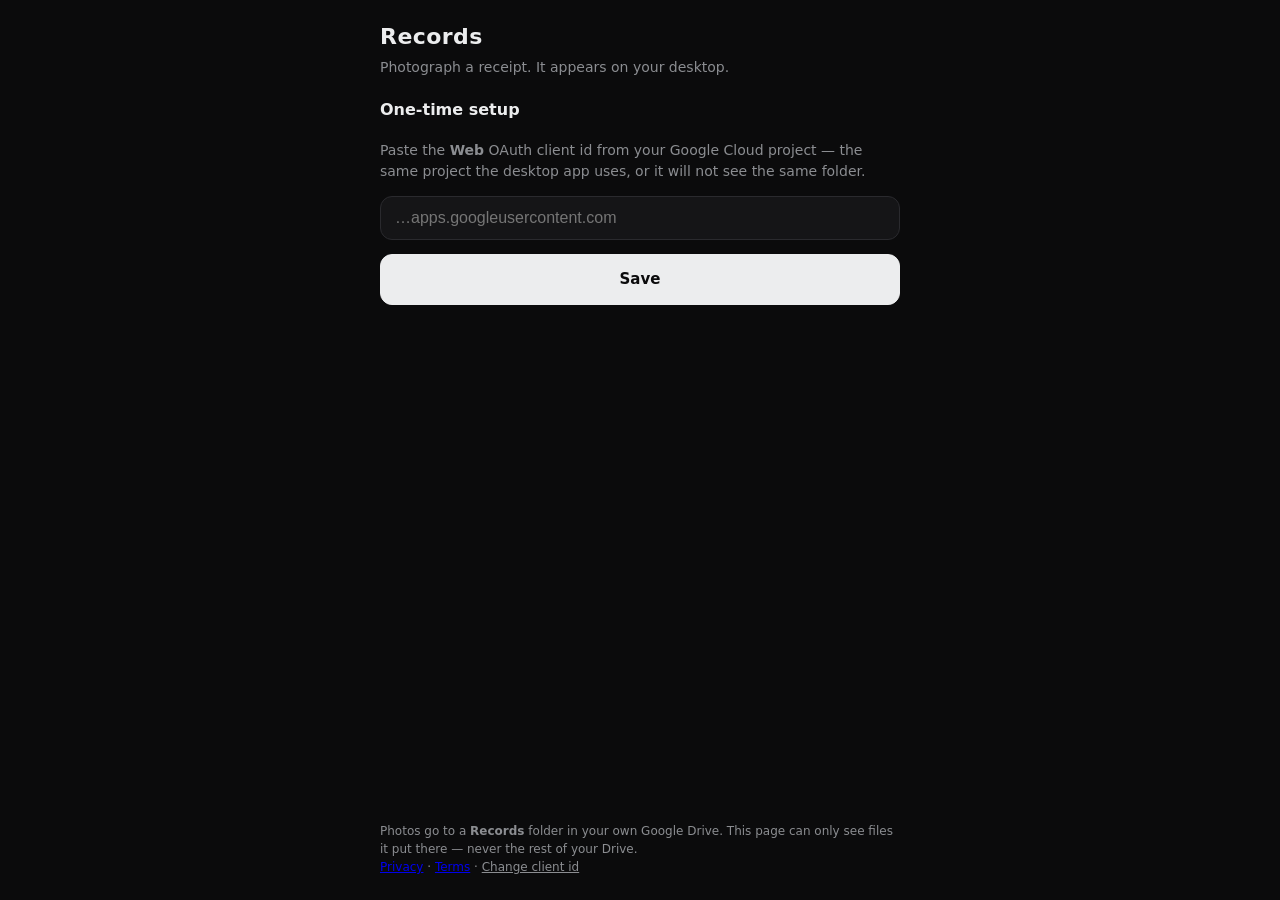
<file: index.html>
<!doctype html>
<html lang="en">
  <head>
    <meta charset="utf-8" />
    <!-- viewport-fit=cover plus the safe-area insets in the stylesheet
         keep the shutter button clear of the iPhone home indicator. -->
    <meta name="viewport" content="width=device-width, initial-scale=1, viewport-fit=cover" />
    <meta name="theme-color" content="#0b0b0c" />
    <title>Records</title>
    <link rel="manifest" href="./manifest.webmanifest" />
    <link rel="stylesheet" href="./style.css" />
  </head>
  <body>
    <header>
      <h1>Records</h1>
      <p class="sub">Photograph a receipt. It appears on your desktop.</p>
    </header>

    <section id="setup">
      <h2>One-time setup</h2>
      <p class="hint">
        Paste the <strong>Web</strong> OAuth client id from your Google Cloud project — the same
        project the desktop app uses, or it will not see the same folder.
      </p>
      <input
        id="clientId"
        type="text"
        inputmode="url"
        autocomplete="off"
        autocapitalize="off"
        spellcheck="false"
        placeholder="…apps.googleusercontent.com"
      />
      <button id="saveClient" class="primary">Save</button>
    </section>

    <section id="capture" hidden>
      <button id="signIn" class="primary" hidden>Sign in to Google</button>

      <!-- Two inputs, deliberately. Android 14+ Chrome drops the camera
           option from a file input that sets `accept`, and "take one"
           versus "send ones I already have" are different intentions
           that should not share a button anyway. -->
      <label class="shutter" for="shoot">
        <span class="shutter-ring"></span>
        <span>Take a photo</span>
      </label>
      <input id="shoot" type="file" accept="image/*" capture="environment" hidden />

      <label class="secondary" for="pick">Choose from library</label>
      <input id="pick" type="file" accept="image/*" multiple hidden />

      <p id="activeClient" class="active-client"></p>
      <p id="status" class="status">Ready</p>
      <button id="retry" hidden>Retry failed</button>
      <ul id="list"></ul>
    </section>

    <footer>
      <p>
        Photos go to a <strong>Records</strong> folder in your own Google Drive. This page can only
        see files it put there — never the rest of your Drive.
      </p>
      <p>
        <a href="./privacy.html">Privacy</a> · <a href="./terms.html">Terms</a> ·
        <button id="changeClient" class="linklike">Change client id</button>
      </p>
    </footer>

    <script type="module" src="./app.js"></script>
  </body>
</html>
</file>
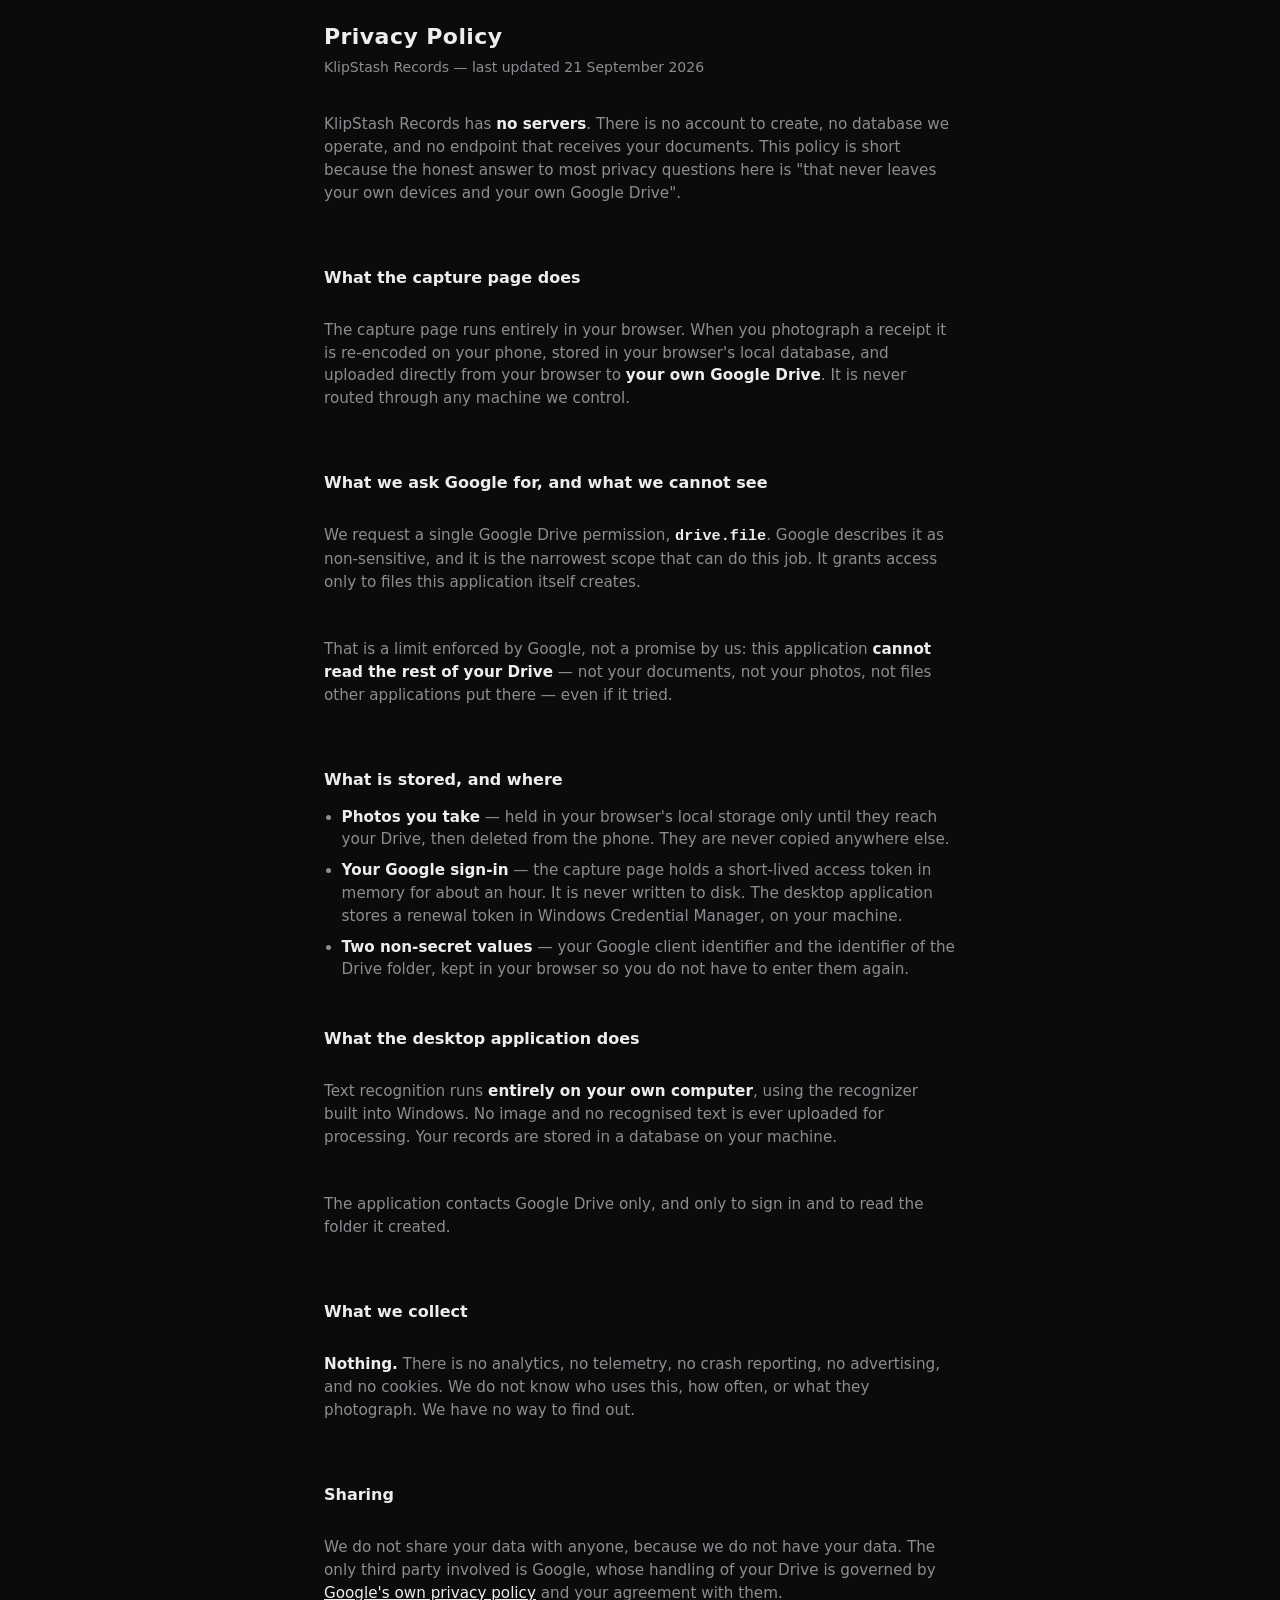
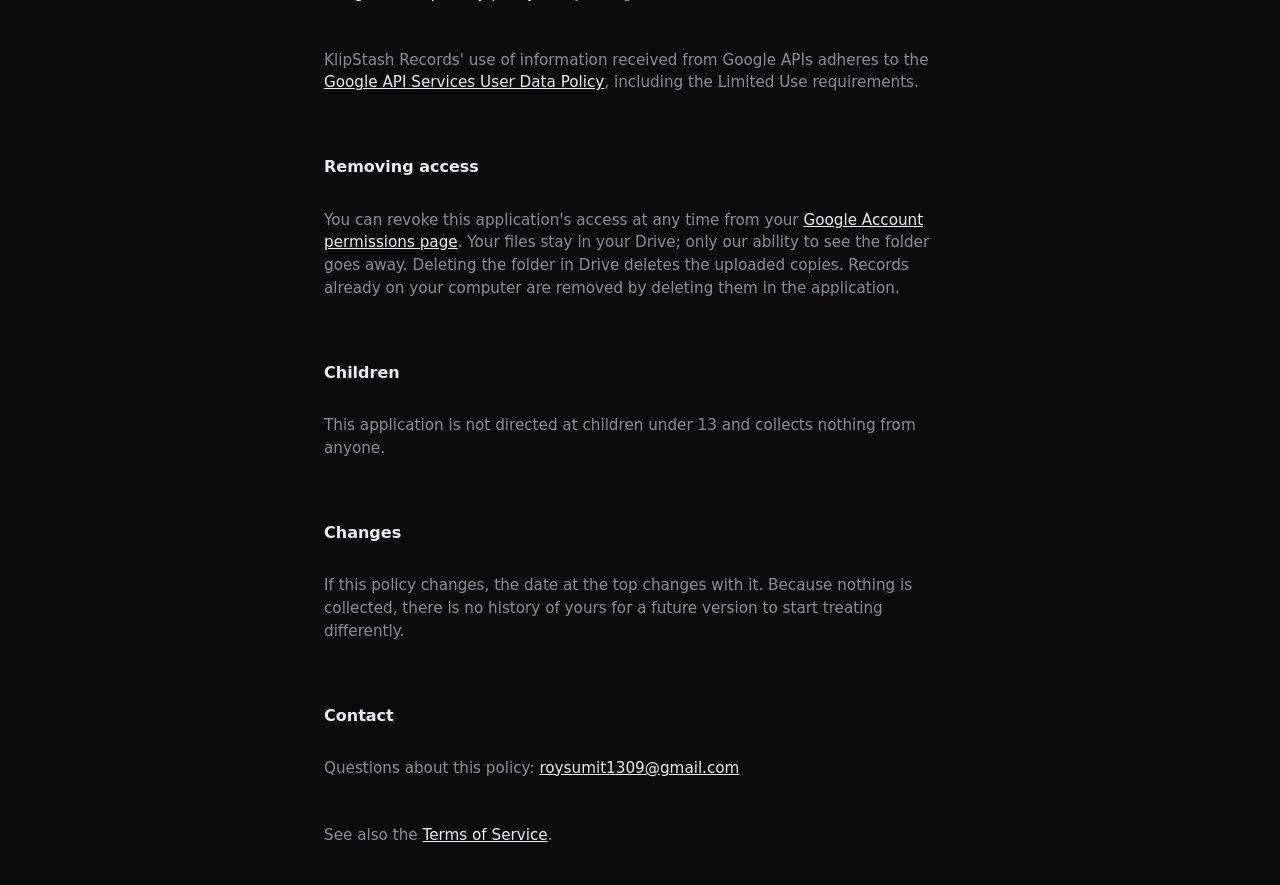
<file: privacy.html>
<!doctype html>
<html lang="en">
  <head>
    <meta charset="utf-8" />
    <meta name="viewport" content="width=device-width, initial-scale=1" />
    <meta name="theme-color" content="#0b0b0c" />
    <title>KlipStash Records — Privacy Policy</title>
    <link rel="stylesheet" href="./style.css" />
    <style>
      /* Long-form prose, unlike the capture page's single column of
         controls - so it gets its own measure and heading rhythm. */
      body {
        max-width: 42rem;
      }
      h2 {
        margin: 2rem 0 0;
        font-size: 1rem;
      }
      p,
      li {
        color: var(--text-dim);
        font-size: 0.95rem;
      }
      ul {
        padding-left: 1.1rem;
        list-style: disc;
      }
      strong {
        color: var(--text);
        font-weight: 600;
      }
      a {
        color: var(--text);
      }
    </style>
  </head>
  <body>
    <header>
      <h1>Privacy Policy</h1>
      <p class="sub">KlipStash Records — last updated 21 September 2026</p>
    </header>

    <section>
      <p>
        KlipStash Records has <strong>no servers</strong>. There is no account to create, no
        database we operate, and no endpoint that receives your documents. This policy is short
        because the honest answer to most privacy questions here is "that never leaves your own
        devices and your own Google Drive".
      </p>

      <h2>What the capture page does</h2>
      <p>
        The capture page runs entirely in your browser. When you photograph a receipt it is
        re-encoded on your phone, stored in your browser's local database, and uploaded directly
        from your browser to <strong>your own Google Drive</strong>. It is never routed through any
        machine we control.
      </p>

      <h2>What we ask Google for, and what we cannot see</h2>
      <p>
        We request a single Google Drive permission,
        <strong><code>drive.file</code></strong>. Google describes it as non-sensitive, and it is
        the narrowest scope that can do this job. It grants access only to files this application
        itself creates.
      </p>
      <p>
        That is a limit enforced by Google, not a promise by us: this application
        <strong>cannot read the rest of your Drive</strong> — not your documents, not your photos,
        not files other applications put there — even if it tried.
      </p>

      <h2>What is stored, and where</h2>
      <ul>
        <li>
          <strong>Photos you take</strong> — held in your browser's local storage only until they
          reach your Drive, then deleted from the phone. They are never copied anywhere else.
        </li>
        <li>
          <strong>Your Google sign-in</strong> — the capture page holds a short-lived access token
          in memory for about an hour. It is never written to disk. The desktop application stores a
          renewal token in Windows Credential Manager, on your machine.
        </li>
        <li>
          <strong>Two non-secret values</strong> — your Google client identifier and the identifier
          of the Drive folder, kept in your browser so you do not have to enter them again.
        </li>
      </ul>

      <h2>What the desktop application does</h2>
      <p>
        Text recognition runs <strong>entirely on your own computer</strong>, using the recognizer
        built into Windows. No image and no recognised text is ever uploaded for processing. Your
        records are stored in a database on your machine.
      </p>
      <p>
        The application contacts Google Drive only, and only to sign in and to read the folder it
        created.
      </p>

      <h2>What we collect</h2>
      <p>
        <strong>Nothing.</strong> There is no analytics, no telemetry, no crash reporting, no
        advertising, and no cookies. We do not know who uses this, how often, or what they
        photograph. We have no way to find out.
      </p>

      <h2>Sharing</h2>
      <p>
        We do not share your data with anyone, because we do not have your data. The only third
        party involved is Google, whose handling of your Drive is governed by
        <a href="https://policies.google.com/privacy">Google's own privacy policy</a> and your
        agreement with them.
      </p>
      <p>
        KlipStash Records' use of information received from Google APIs adheres to the
        <a href="https://developers.google.com/terms/api-services-user-data-policy"
          >Google API Services User Data Policy</a
        >, including the Limited Use requirements.
      </p>

      <h2>Removing access</h2>
      <p>
        You can revoke this application's access at any time from your
        <a href="https://myaccount.google.com/permissions">Google Account permissions page</a>. Your
        files stay in your Drive; only our ability to see the folder goes away. Deleting the folder
        in Drive deletes the uploaded copies. Records already on your computer are removed by
        deleting them in the application.
      </p>

      <h2>Children</h2>
      <p>This application is not directed at children under 13 and collects nothing from anyone.</p>

      <h2>Changes</h2>
      <p>
        If this policy changes, the date at the top changes with it. Because nothing is collected,
        there is no history of yours for a future version to start treating differently.
      </p>

      <h2>Contact</h2>
      <p>Questions about this policy: <a href="mailto:roysumit1309@gmail.com">roysumit1309@gmail.com</a></p>
      <p>See also the <a href="./terms.html">Terms of Service</a>.</p>
    </section>
  </body>
</html>
</file>
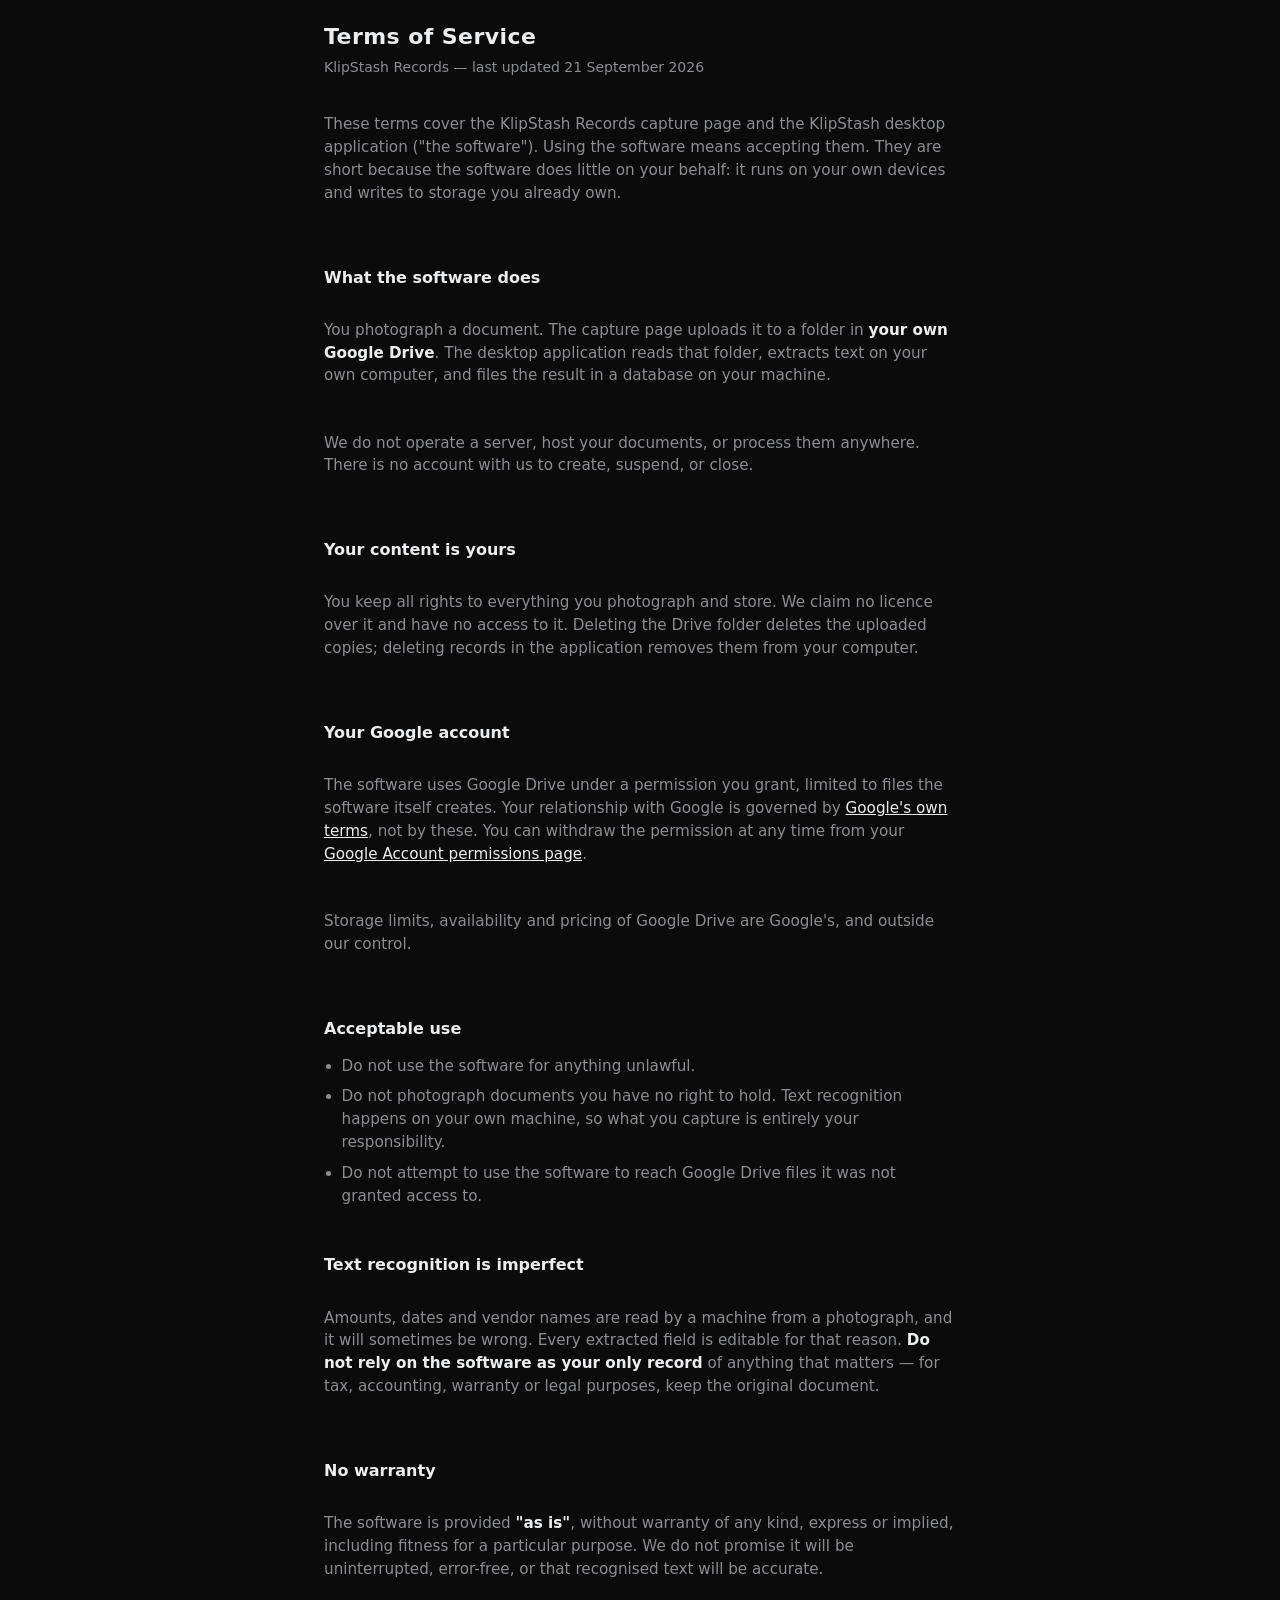
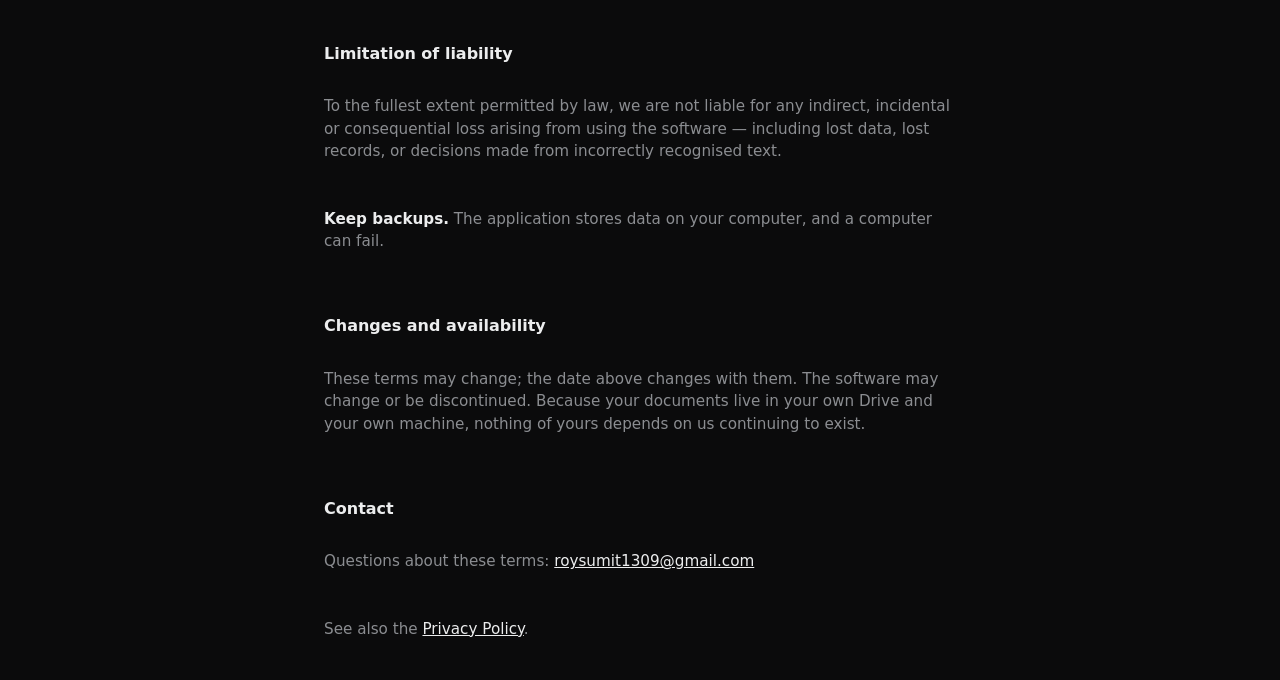
<file: terms.html>
<!doctype html>
<html lang="en">
  <head>
    <meta charset="utf-8" />
    <meta name="viewport" content="width=device-width, initial-scale=1" />
    <meta name="theme-color" content="#0b0b0c" />
    <title>KlipStash Records — Terms of Service</title>
    <link rel="stylesheet" href="./style.css" />
    <style>
      /* Long-form prose, unlike the capture page's column of controls. */
      body {
        max-width: 42rem;
      }
      h2 {
        margin: 2rem 0 0;
        font-size: 1rem;
      }
      p,
      li {
        color: var(--text-dim);
        font-size: 0.95rem;
      }
      ul {
        padding-left: 1.1rem;
        list-style: disc;
      }
      strong {
        color: var(--text);
        font-weight: 600;
      }
      a {
        color: var(--text);
      }
    </style>
  </head>
  <body>
    <header>
      <h1>Terms of Service</h1>
      <p class="sub">KlipStash Records — last updated 21 September 2026</p>
    </header>

    <section>
      <p>
        These terms cover the KlipStash Records capture page and the KlipStash desktop application
        ("the software"). Using the software means accepting them. They are short because the
        software does little on your behalf: it runs on your own devices and writes to storage you
        already own.
      </p>

      <h2>What the software does</h2>
      <p>
        You photograph a document. The capture page uploads it to a folder in
        <strong>your own Google Drive</strong>. The desktop application reads that folder, extracts
        text on your own computer, and files the result in a database on your machine.
      </p>
      <p>
        We do not operate a server, host your documents, or process them anywhere. There is no
        account with us to create, suspend, or close.
      </p>

      <h2>Your content is yours</h2>
      <p>
        You keep all rights to everything you photograph and store. We claim no licence over it and
        have no access to it. Deleting the Drive folder deletes the uploaded copies; deleting records
        in the application removes them from your computer.
      </p>

      <h2>Your Google account</h2>
      <p>
        The software uses Google Drive under a permission you grant, limited to files the software
        itself creates. Your relationship with Google is governed by
        <a href="https://policies.google.com/terms">Google's own terms</a>, not by these. You can
        withdraw the permission at any time from your
        <a href="https://myaccount.google.com/permissions">Google Account permissions page</a>.
      </p>
      <p>
        Storage limits, availability and pricing of Google Drive are Google's, and outside our
        control.
      </p>

      <h2>Acceptable use</h2>
      <ul>
        <li>Do not use the software for anything unlawful.</li>
        <li>
          Do not photograph documents you have no right to hold. Text recognition happens on your own
          machine, so what you capture is entirely your responsibility.
        </li>
        <li>
          Do not attempt to use the software to reach Google Drive files it was not granted access
          to.
        </li>
      </ul>

      <h2>Text recognition is imperfect</h2>
      <p>
        Amounts, dates and vendor names are read by a machine from a photograph, and it will
        sometimes be wrong. Every extracted field is editable for that reason.
        <strong>Do not rely on the software as your only record</strong> of anything that matters —
        for tax, accounting, warranty or legal purposes, keep the original document.
      </p>

      <h2>No warranty</h2>
      <p>
        The software is provided <strong>"as is"</strong>, without warranty of any kind, express or
        implied, including fitness for a particular purpose. We do not promise it will be
        uninterrupted, error-free, or that recognised text will be accurate.
      </p>

      <h2>Limitation of liability</h2>
      <p>
        To the fullest extent permitted by law, we are not liable for any indirect, incidental or
        consequential loss arising from using the software — including lost data, lost records, or
        decisions made from incorrectly recognised text.
      </p>
      <p>
        <strong>Keep backups.</strong> The application stores data on your computer, and a computer
        can fail.
      </p>

      <h2>Changes and availability</h2>
      <p>
        These terms may change; the date above changes with them. The software may change or be
        discontinued. Because your documents live in your own Drive and your own machine, nothing of
        yours depends on us continuing to exist.
      </p>

      <h2>Contact</h2>
      <p>
        Questions about these terms:
        <a href="mailto:roysumit1309@gmail.com">roysumit1309@gmail.com</a>
      </p>
      <p>See also the <a href="./privacy.html">Privacy Policy</a>.</p>
    </section>
  </body>
</html>
</file>
<file: style.css>
/* Frosted Minimal, carried over from the desktop app: near-black,
   monochrome, one accent only where a control has to be found by
   thumb. Dark only - this is used in restaurants and car parks, and a
   white screen at night is hostile. */

:root {
  --bg: #0b0b0c;
  --surface: #151517;
  --surface-2: #1c1c1f;
  --border: #2a2a2e;
  --text: #ecedee;
  --text-dim: #8b8d91;
  --ok: #7fb886;
  --bad: #d98080;
  --radius: 12px;
}

* {
  box-sizing: border-box;
}

/* Must out-rank the `display` rules below. The `hidden` attribute is
   styled by the UA stylesheet, which loses to ANY author rule - so
   `section { display: flex }` alone silently un-hides every hidden
   section, and the setup and capture panels both render at once. */
[hidden] {
  display: none !important;
}

html,
body {
  margin: 0;
  background: var(--bg);
  color: var(--text);
  font: 16px/1.5 system-ui, -apple-system, "Segoe UI", sans-serif;
  -webkit-text-size-adjust: 100%;
}

body {
  min-height: 100dvh;
  display: flex;
  flex-direction: column;
  gap: 20px;
  padding: max(20px, env(safe-area-inset-top)) 20px max(24px, env(safe-area-inset-bottom));
  max-width: 560px;
  margin-inline: auto;
}

header h1 {
  margin: 0;
  font-size: 22px;
  font-weight: 600;
  letter-spacing: 0.02em;
}

.sub,
.hint {
  margin: 4px 0 0;
  color: var(--text-dim);
  font-size: 14px;
}

section {
  display: flex;
  flex-direction: column;
  gap: 14px;
  flex: 1;
}

h2 {
  margin: 0;
  font-size: 16px;
  font-weight: 600;
}

input[type="text"] {
  width: 100%;
  /* 16px exactly: anything smaller makes iOS Safari zoom the whole
     page the moment the field is focused, and it never zooms back. */
  font-size: 16px;
  padding: 12px 14px;
  color: var(--text);
  background: var(--surface);
  border: 1px solid var(--border);
  border-radius: var(--radius);
}

input[type="text"]:focus {
  outline: none;
  border-color: var(--text-dim);
}

button,
label.secondary {
  font: inherit;
  font-size: 15px;
  padding: 13px 18px;
  color: var(--text);
  background: var(--surface-2);
  border: 1px solid var(--border);
  border-radius: var(--radius);
  text-align: center;
  cursor: pointer;
  /* Removes the 300ms tap delay and the grey flash on iOS. */
  touch-action: manipulation;
  -webkit-tap-highlight-color: transparent;
}

button.primary {
  background: var(--text);
  color: var(--bg);
  border-color: var(--text);
  font-weight: 600;
}

button:active,
label.secondary:active {
  opacity: 0.7;
}

/* The one control that has to be findable without looking. Big, round,
   centred, and at thumb height rather than at the top of the page. */
.shutter {
  display: flex;
  flex-direction: column;
  align-items: center;
  justify-content: center;
  gap: 14px;
  padding: 36px 20px;
  background: var(--surface);
  border: 1px solid var(--border);
  border-radius: 20px;
  cursor: pointer;
  touch-action: manipulation;
  -webkit-tap-highlight-color: transparent;
}

.shutter:active {
  background: var(--surface-2);
}

.shutter-ring {
  width: 72px;
  height: 72px;
  border-radius: 50%;
  background: var(--text);
  box-shadow: 0 0 0 4px var(--bg), 0 0 0 6px var(--text);
}

.status {
  margin: 0;
  font-size: 14px;
  color: var(--text-dim);
  min-height: 21px;
}

.status.ok {
  color: var(--ok);
}

.status.bad {
  color: var(--bad);
}

ul {
  list-style: none;
  margin: 0;
  padding: 0;
  display: flex;
  flex-direction: column;
  gap: 8px;
}

.shot {
  display: flex;
  align-items: center;
  gap: 10px;
  padding: 10px 12px;
  background: var(--surface);
  border: 1px solid var(--border);
  border-radius: 10px;
  font-size: 13px;
}

.shot-name {
  flex: 1;
  /* min-width:0 is what actually lets a flex child shrink; without it
     a long filename pushes the status label off the row. */
  min-width: 0;
  overflow: hidden;
  text-overflow: ellipsis;
  white-space: nowrap;
  color: var(--text-dim);
}

.shot-state {
  flex: none;
  color: var(--text-dim);
}

.shot.failed .shot-state {
  color: var(--bad);
}

footer p {
  margin: 0;
  font-size: 12px;
  color: var(--text-dim);
}

/* A button that has to read as part of a sentence of links - it sits
   between Privacy and Terms, and a bordered control there would look
   like a mistake. */
.linklike {
  padding: 0;
  font: inherit;
  font-size: 12px;
  color: var(--text-dim);
  background: none;
  border: none;
  text-decoration: underline;
  cursor: pointer;
}

/* The client id in use. Deliberately small, wrapping and selectable -
   its whole job is being read back and compared, character by
   character, against the one in the Cloud console. */
.active-client {
  margin: 0;
  font-size: 11px;
  line-height: 1.4;
  color: var(--text-dim);
  overflow-wrap: anywhere;
  user-select: text;
}
</file>
